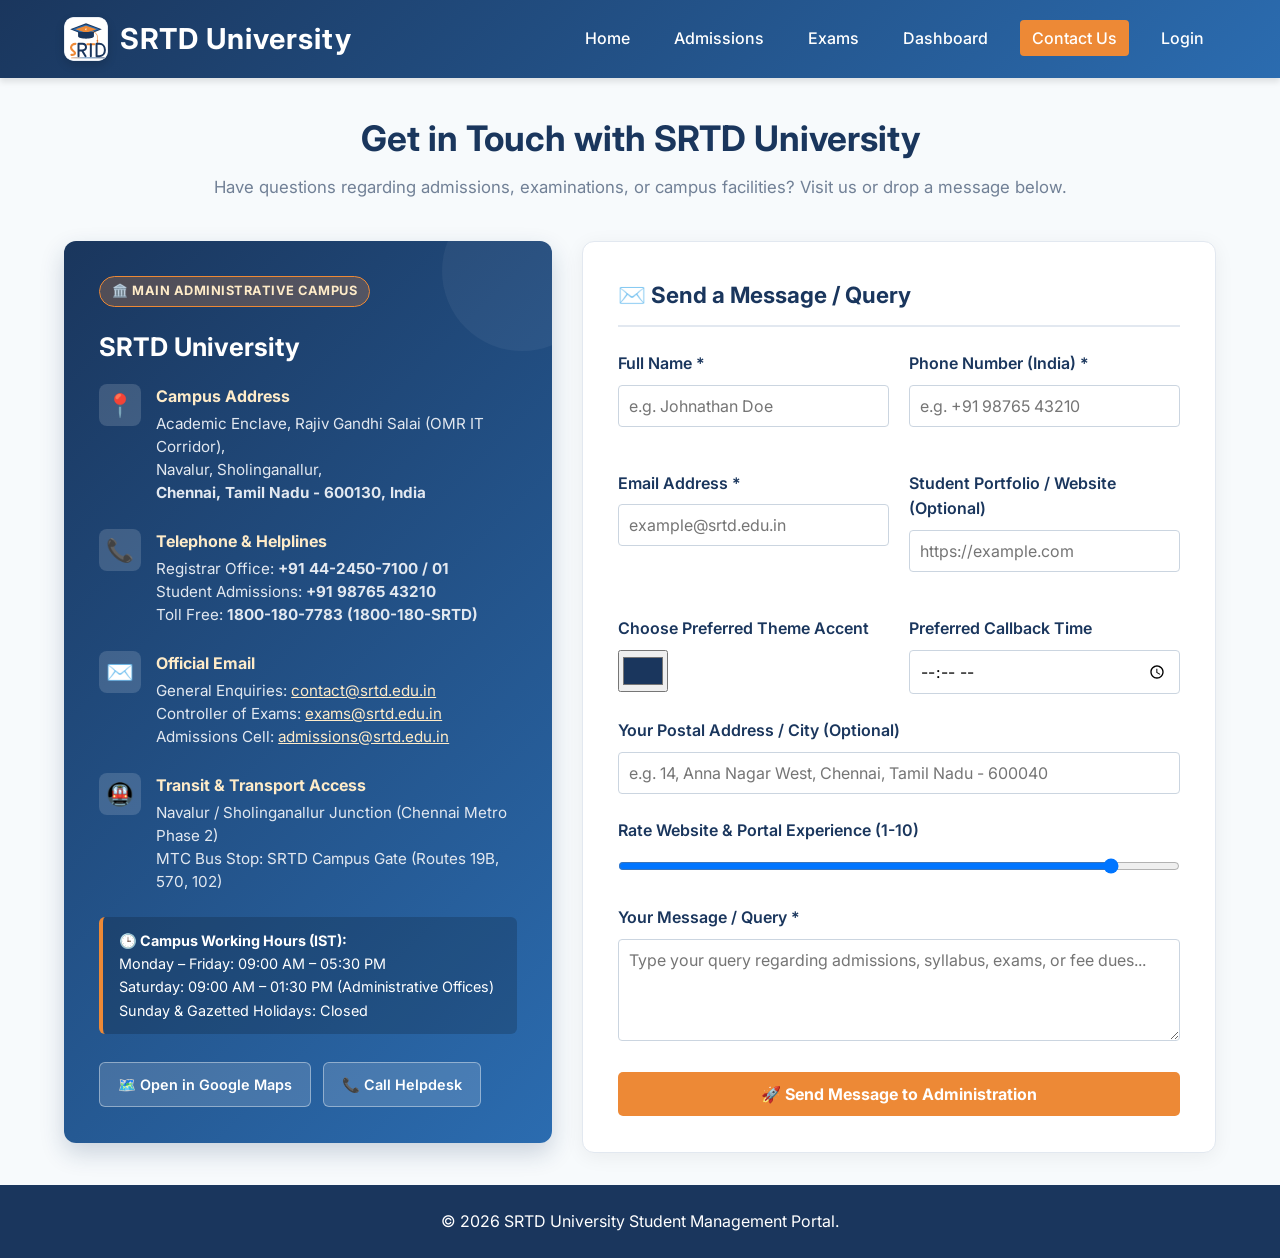
<file: public/contact.html>
<!DOCTYPE html>
<html lang="en">

<head>
    <meta charset="UTF-8">
    <meta name="viewport" content="width=device-width, initial-scale=1.0">
    <title>Contact & Campus Address | SRTD University</title>
    <link rel="stylesheet" href="styles.css">
    <link href="https://fonts.googleapis.com/css2?family=Inter:wght@300;400;500;600;700;800&display=swap" rel="stylesheet">
    <style>
        .contact-page-wrapper {
            max-width: 1200px;
            margin: 0 auto;
        }

        .contact-header-section {
            text-align: center;
            margin-bottom: 2.5rem;
        }

        .contact-header-section h2 {
            font-size: 2.2rem;
            margin-bottom: 0.5rem;
            color: var(--primary-color);
        }

        .contact-header-section p {
            color: #718096;
            font-size: 1.05rem;
        }

        .contact-layout {
            display: grid;
            grid-template-columns: 1fr 1.3fr;
            gap: 30px;
            align-items: start;
        }

        /* Address & Campus Info Card */
        .campus-address-card {
            background: linear-gradient(135deg, #1a365d, #2b6cb0);
            color: var(--white);
            border-radius: 12px;
            padding: 2.2rem;
            box-shadow: 0 10px 25px rgba(26, 54, 93, 0.2);
            position: relative;
            overflow: hidden;
        }

        .campus-address-card::after {
            content: '';
            position: absolute;
            top: -50px;
            right: -50px;
            width: 160px;
            height: 160px;
            background: rgba(255, 255, 255, 0.05);
            border-radius: 50%;
            pointer-events: none;
        }

        .campus-badge {
            display: inline-block;
            background: rgba(237, 137, 54, 0.25);
            border: 1px solid var(--accent-color);
            color: #feebc8;
            font-size: 0.8rem;
            font-weight: 700;
            padding: 4px 12px;
            border-radius: 20px;
            margin-bottom: 1.25rem;
            text-transform: uppercase;
            letter-spacing: 0.5px;
        }

        .campus-address-card h3 {
            color: var(--white);
            font-size: 1.6rem;
            margin-bottom: 1rem;
        }

        .contact-info-block {
            margin-bottom: 1.5rem;
            display: flex;
            gap: 15px;
            align-items: flex-start;
        }

        .info-icon {
            font-size: 1.4rem;
            background: rgba(255, 255, 255, 0.15);
            width: 42px;
            height: 42px;
            border-radius: 8px;
            display: flex;
            align-items: center;
            justify-content: center;
            flex-shrink: 0;
        }

        .info-text h4 {
            color: #feebc8;
            margin: 0 0 4px 0;
            font-size: 1rem;
        }

        .info-text p {
            margin: 0;
            font-size: 0.95rem;
            line-height: 1.5;
            color: #e2e8f0;
        }

        .info-text a {
            color: #feebc8;
            text-decoration: underline;
        }

        .office-hours-box {
            background: rgba(0, 0, 0, 0.18);
            border-left: 4px solid var(--accent-color);
            padding: 12px 16px;
            border-radius: 6px;
            margin-top: 1.5rem;
            font-size: 0.9rem;
            line-height: 1.6;
        }

        .quick-action-btns {
            display: flex;
            gap: 12px;
            margin-top: 1.8rem;
            flex-wrap: wrap;
        }

        .btn-outline-white {
            display: inline-flex;
            align-items: center;
            gap: 8px;
            padding: 10px 18px;
            background: rgba(255, 255, 255, 0.15);
            border: 1px solid rgba(255, 255, 255, 0.4);
            color: var(--white);
            border-radius: 6px;
            text-decoration: none;
            font-weight: 600;
            font-size: 0.9rem;
            transition: all 0.2s;
        }

        .btn-outline-white:hover {
            background: var(--white);
            color: var(--primary-color);
        }

        /* Form Wrapper */
        .form-card {
            background: var(--white);
            border-radius: 12px;
            padding: 2.2rem;
            box-shadow: 0 4px 20px rgba(0, 0, 0, 0.06);
            border: 1px solid var(--gray-200);
        }

        .form-card h3 {
            font-size: 1.4rem;
            margin-bottom: 1.5rem;
            color: var(--primary-color);
            border-bottom: 2px solid var(--gray-200);
            padding-bottom: 0.75rem;
        }

        /* Toast Message */
        .toast-msg {
            position: fixed;
            bottom: 25px;
            right: 25px;
            background: #2d3748;
            color: white;
            padding: 14px 22px;
            border-radius: 8px;
            box-shadow: 0 10px 25px rgba(0,0,0,0.2);
            font-size: 0.95rem;
            display: flex;
            align-items: center;
            gap: 10px;
            z-index: 9999;
            transform: translateY(100px);
            opacity: 0;
            transition: all 0.3s ease;
            border-left: 5px solid #48bb78;
        }

        .toast-msg.show {
            transform: translateY(0);
            opacity: 1;
        }

        @media (max-width: 900px) {
            .contact-layout {
                grid-template-columns: 1fr;
            }
        }
    </style>
</head>

<body>

    <header>
        <div class="nav-container">
            <div class="logo">
                <img src="srtd_logo.svg" alt="SRTD Logo" class="logo-icon">
                <h1>SRTD University</h1>
            </div>
            <nav>
                <ul>
                    <li><a href="index.html">Home</a></li>
                    <li><a href="registration.html">Admissions</a></li>
                    <li><a href="exam_registration.html">Exams</a></li>
                    <li><a href="dashboard.html">Dashboard</a></li>
                    <li><a href="contact.html" class="active">Contact Us</a></li>
                    <li><a href="login.html">Login</a></li>
                </ul>
            </nav>
        </div>
    </header>

    <main>
        <div class="contact-page-wrapper">
            
            <div class="contact-header-section">
                <h2>Get in Touch with SRTD University</h2>
                <p>Have questions regarding admissions, examinations, or campus facilities? Visit us or drop a message below.</p>
            </div>

            <div class="contact-layout">

                <!-- Left Column: Official Campus Address & Contact Info -->
                <aside class="campus-address-card">
                    <span class="campus-badge">🏛️ Main Administrative Campus</span>
                    <h3>SRTD University</h3>
                    
                    <div class="contact-info-block">
                        <div class="info-icon">📍</div>
                        <div class="info-text">
                            <h4>Campus Address</h4>
                            <p>
                                Academic Enclave, Rajiv Gandhi Salai (OMR IT Corridor),<br>
                                Navalur, Sholinganallur,<br>
                                <strong>Chennai, Tamil Nadu - 600130, India</strong>
                            </p>
                        </div>
                    </div>

                    <div class="contact-info-block">
                        <div class="info-icon">📞</div>
                        <div class="info-text">
                            <h4>Telephone & Helplines</h4>
                            <p>
                                Registrar Office: <strong>+91 44-2450-7100 / 01</strong><br>
                                Student Admissions: <strong>+91 98765 43210</strong><br>
                                Toll Free: <strong>1800-180-7783 (1800-180-SRTD)</strong>
                            </p>
                        </div>
                    </div>

                    <div class="contact-info-block">
                        <div class="info-icon">✉️</div>
                        <div class="info-text">
                            <h4>Official Email</h4>
                            <p>
                                General Enquiries: <a href="mailto:contact@srtd.edu.in">contact@srtd.edu.in</a><br>
                                Controller of Exams: <a href="mailto:exams@srtd.edu.in">exams@srtd.edu.in</a><br>
                                Admissions Cell: <a href="mailto:admissions@srtd.edu.in">admissions@srtd.edu.in</a>
                            </p>
                        </div>
                    </div>

                    <div class="contact-info-block">
                        <div class="info-icon">🚇</div>
                        <div class="info-text">
                            <h4>Transit & Transport Access</h4>
                            <p>
                                Navalur / Sholinganallur Junction (Chennai Metro Phase 2)<br>
                                MTC Bus Stop: SRTD Campus Gate (Routes 19B, 570, 102)
                            </p>
                        </div>
                    </div>

                    <div class="office-hours-box">
                        <strong>🕒 Campus Working Hours (IST):</strong><br>
                        Monday – Friday: 09:00 AM – 05:30 PM<br>
                        Saturday: 09:00 AM – 01:30 PM (Administrative Offices)<br>
                        Sunday & Gazetted Holidays: Closed
                    </div>

                    <div class="quick-action-btns">
                        <a href="https://maps.google.com" target="_blank" class="btn-outline-white">
                            🗺️ Open in Google Maps
                        </a>
                        <a href="tel:+919876543210" class="btn-outline-white">
                            📞 Call Helpdesk
                        </a>
                    </div>
                </aside>

                <!-- Right Column: Contact & Feedback Form -->
                <section class="form-card">
                    <h3>✉️ Send a Message / Query</h3>

                    <form id="contactForm" onsubmit="handleContactSubmit(event)">
                        <div class="form-grid">
                            <div class="form-group">
                                <label for="name">Full Name *</label>
                                <input type="text" id="name" name="name" required placeholder="e.g. Johnathan Doe">
                            </div>

                            <!-- Indian Telephone -->
                            <div class="form-group">
                                <label for="phone">Phone Number (India) *</label>
                                <input type="tel" id="phone" name="phone" placeholder="e.g. +91 98765 43210"
                                    pattern="^(\+91[\-\s]?)?[6-9]\d{9}$" required>
                            </div>

                            <div class="form-group">
                                <label for="email">Email Address *</label>
                                <input type="email" id="email" name="email" placeholder="example@srtd.edu.in" required>
                            </div>

                            <!-- Optional Portfolio / Profile -->
                            <div class="form-group">
                                <label for="portfolio">Student Portfolio / Website (Optional)</label>
                                <input type="url" id="portfolio" name="portfolio" placeholder="https://example.com">
                            </div>

                            <div class="form-group">
                                <label for="theme">Choose Preferred Theme Accent</label>
                                <input type="color" id="theme" name="theme" value="#1a365d" style="height: 42px; padding: 2px;">
                            </div>

                            <div class="form-group">
                                <label for="callback">Preferred Callback Time</label>
                                <input type="time" id="callback" name="callback">
                            </div>
                        </div>

                        <!-- Full Postal Address (Optional) -->
                        <div class="form-group">
                            <label for="sender_address">Your Postal Address / City (Optional)</label>
                            <input type="text" id="sender_address" name="sender_address" placeholder="e.g. 14, Anna Nagar West, Chennai, Tamil Nadu - 600040">
                        </div>

                        <div class="form-group">
                            <label for="rating">Rate Website & Portal Experience (1-10)</label>
                            <input type="range" id="rating" name="rating" min="1" max="10" value="9"
                                style="width: 100%; margin-top: 6px;">
                        </div>

                        <div class="form-group">
                            <label for="message">Your Message / Query *</label>
                            <textarea id="message" name="message" rows="4" required
                                placeholder="Type your query regarding admissions, syllabus, exams, or fee dues..."></textarea>
                        </div>

                        <button type="submit" class="btn" style="width: 100%; padding: 12px; font-size: 1rem;">
                            🚀 Send Message to Administration
                        </button>
                    </form>
                </section>

            </div>
        </div>
    </main>

    <!-- Floating Toast Notification -->
    <div id="toastMessage" class="toast-msg">
        <span>✅ Message submitted successfully! Our administrative team will reach out to you.</span>
    </div>

    <footer>
        <p>&copy; 2026 SRTD University Student Management Portal.</p>
    </footer>

    <script>
        function handleContactSubmit(event) {
            event.preventDefault();
            const name = document.getElementById('name').value;
            const toast = document.getElementById('toastMessage');
            toast.querySelector('span').textContent = `✅ Thank you, ${name}! Your message has been sent to SRTD University administration.`;
            toast.classList.add('show');
            document.getElementById('contactForm').reset();
            setTimeout(() => {
                toast.classList.remove('show');
            }, 4000);
        }
    </script>
</body>

</html>
</file>
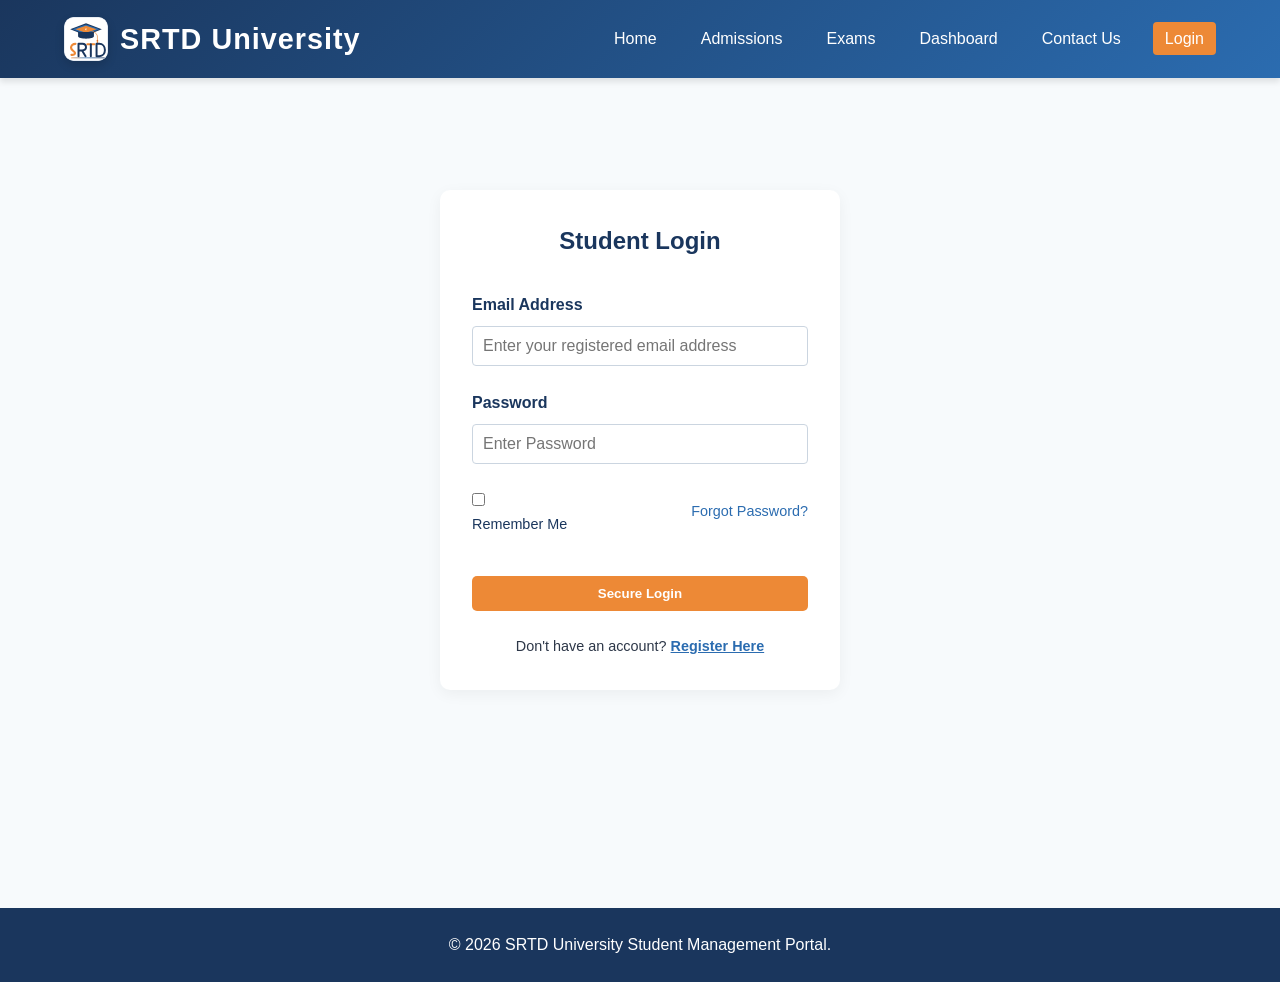
<file: public/login.html>
<!DOCTYPE html>
<html lang="en">
<head>
    <meta charset="UTF-8">
    <meta name="viewport" content="width=device-width, initial-scale=1.0">
    <title>Student Login | University Portal</title>
    <link rel="stylesheet" href="styles.css">
</head>
<body>

    <header>
        <div class="nav-container">
            <div class="logo">
                <img src="srtd_logo.svg" alt="SRTD Logo" class="logo-icon">
                <h1>SRTD University</h1>
            </div>
            <nav>
                <ul>
                    <li><a href="index.html">Home</a></li>
                    <li><a href="registration.html">Admissions</a></li>
                    <li><a href="exam_registration.html">Exams</a></li>
                    <li><a href="dashboard.html">Dashboard</a></li>
                    <li><a href="contact.html">Contact Us</a></li>
                    <li><a href="login.html" class="active">Login</a></li>
                </ul>
            </nav>
        </div>
    </header>

    <main>
        <div class="form-container" style="max-width: 400px; margin-top: 5rem;">
            <h2 style="text-align: center; margin-bottom: 2rem;">Student Login</h2>
            
            <form id="loginForm" action="/api/login" method="POST">
                <div class="form-group">
                    <label for="student_id">Email Address</label>
                    <input type="email" id="student_id" name="student_id" required placeholder="Enter your registered email address">
                </div>

                <div class="form-group">
                    <label for="login_pwd">Password</label>
                    <input type="password" id="login_pwd" name="login_pwd" required maxlength="128" placeholder="Enter Password">
                </div>

                <div class="form-group checkbox-group" style="justify-content: space-between;">
                    <div>
                        <input type="checkbox" id="remember" name="remember">
                        <label for="remember" style="margin:0; font-weight:normal; font-size: 0.9rem;">Remember Me</label>
                    </div>
                    <a href="#" style="font-size: 0.9rem; color: var(--secondary-color); text-decoration: none;">Forgot Password?</a>
                </div>

                <button type="submit" class="btn" style="width: 100%; margin-top: 1rem;">Secure Login</button>
                <p id="formMessage" role="status" aria-live="polite"></p>
                
                <p style="text-align: center; margin-top: 1.5rem; font-size: 0.9rem;">
                    Don't have an account? <a href="registration.html" style="color: var(--secondary-color); font-weight: bold;">Register Here</a>
                </p>
            </form>
        </div>
    </main>

    <footer style="margin-top: 5rem;">
        <p>&copy; 2026 SRTD University Student Management Portal.</p>
    </footer>
    <script src="app.js" defer></script>
</body>
</html>
</file>
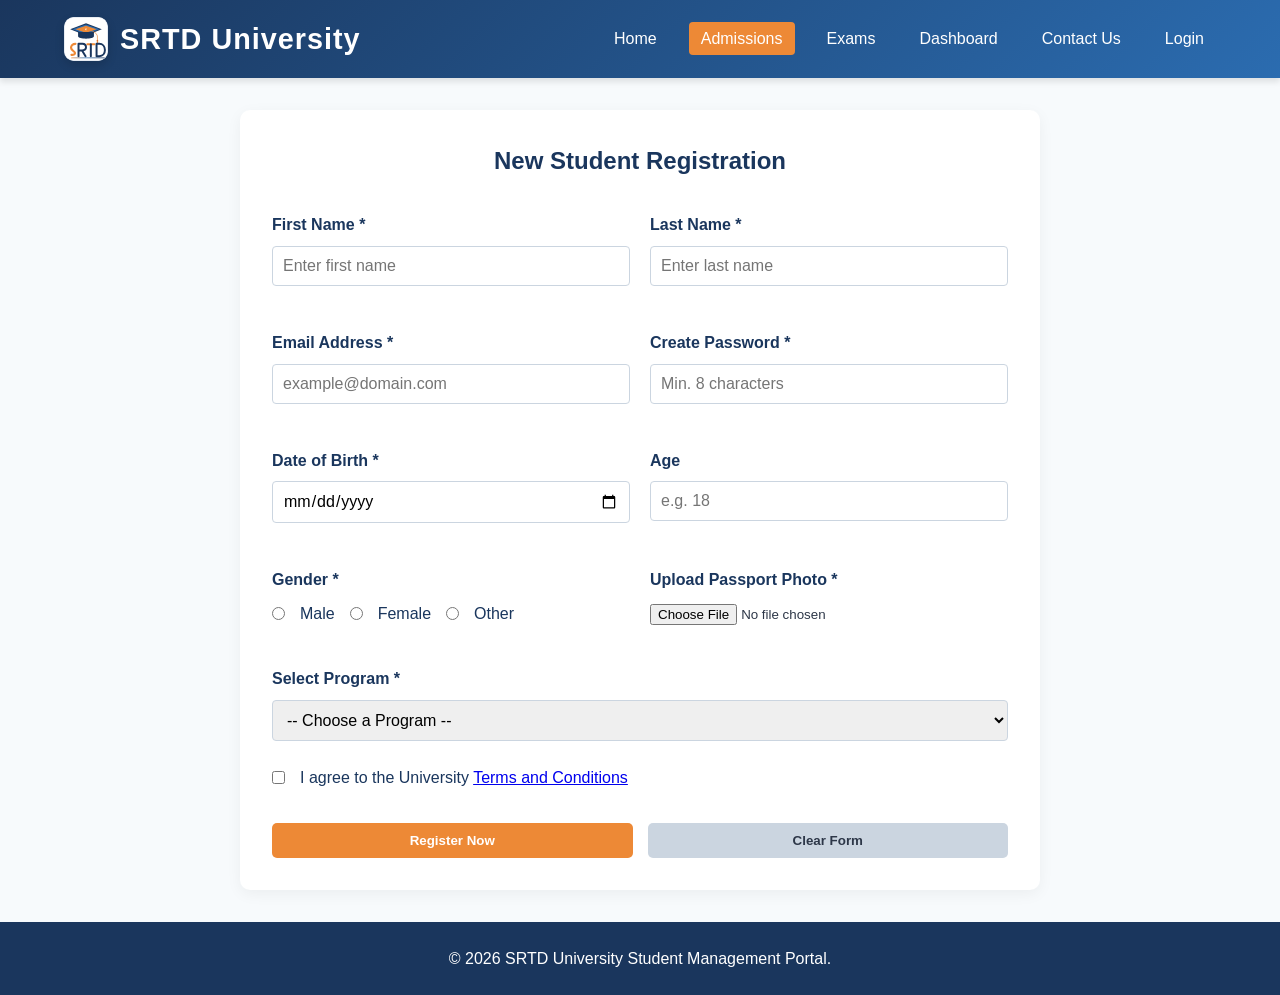
<file: public/registration.html>
<!DOCTYPE html>
<html lang="en">
<head>
    <meta charset="UTF-8">
    <meta name="viewport" content="width=device-width, initial-scale=1.0">
    <title>Student Registration | University Portal</title>
    <link rel="stylesheet" href="styles.css">
</head>
<body>

    <header>
        <div class="nav-container">
            <div class="logo">
                <img src="srtd_logo.svg" alt="SRTD Logo" class="logo-icon">
                <h1>SRTD University</h1>
            </div>
            <nav>
                <ul>
                    <li><a href="index.html">Home</a></li>
                    <li><a href="registration.html" class="active">Admissions</a></li>
                    <li><a href="exam_registration.html">Exams</a></li>
                    <li><a href="dashboard.html">Dashboard</a></li>
                    <li><a href="contact.html">Contact Us</a></li>
                    <li><a href="login.html">Login</a></li>
                </ul>
            </nav>
        </div>
    </header>

    <main>
        <div class="form-container">
            <h2 style="text-align: center; margin-bottom: 2rem;">New Student Registration</h2>
            
            <form id="registrationForm" action="/api/register" method="POST" enctype="multipart/form-data">
                <div class="form-grid">
                    <!-- Input 1: text -->
                    <div class="form-group">
                        <label for="fname">First Name *</label>
                        <input type="text" id="fname" name="fname" placeholder="Enter first name" required maxlength="50">
                    </div>

                    <div class="form-group">
                        <label for="lname">Last Name *</label>
                        <input type="text" id="lname" name="lname" placeholder="Enter last name" required maxlength="50">
                    </div>

                    <!-- Input 2: email -->
                    <div class="form-group">
                        <label for="email">Email Address *</label>
                        <input type="email" id="email" name="email" placeholder="example@domain.com" required pattern="[a-z0-9._%+-]+@[a-z0-9.-]+\.[a-z]{2,}$">
                    </div>

                    <!-- Input 3: password -->
                    <div class="form-group">
                        <label for="pwd">Create Password *</label>
                        <input type="password" id="pwd" name="password" placeholder="Min. 8 characters" required minlength="8" maxlength="128">
                    </div>

                    <!-- Input 4: date -->
                    <div class="form-group">
                        <label for="dob">Date of Birth *</label>
                        <input type="date" id="dob" name="dob" required>
                    </div>

                    <!-- Input 5: number -->
                    <div class="form-group">
                        <label for="age">Age</label>
                        <input type="number" id="age" name="age" min="16" max="100" placeholder="e.g. 18">
                    </div>

                    <!-- Input 6: radio -->
                    <div class="form-group">
                        <label>Gender *</label>
                        <div class="radio-group">
                            <input type="radio" id="male" name="gender" value="male" required>
                            <label for="male" style="margin:0; font-weight:normal;">Male</label>
                            
                            <input type="radio" id="female" name="gender" value="female">
                            <label for="female" style="margin:0; font-weight:normal;">Female</label>
                            
                            <input type="radio" id="other" name="gender" value="other">
                            <label for="other" style="margin:0; font-weight:normal;">Other</label>
                        </div>
                    </div>

                    <!-- Input 7: file -->
                    <div class="form-group">
                        <label for="photo">Upload Passport Photo *</label>
                        <input type="file" id="photo" name="photo" accept="image/jpeg,image/png,image/webp" required>
                    </div>
                </div>

                <div class="form-group" style="margin-top: 1rem;">
                    <label for="course">Select Program *</label>
                    <select id="course" name="course" required>
                        <option value="">-- Choose a Program --</option>
                        <option value="btech">B.Tech Computer Science</option>
                        <option value="bba">Bachelor of Business Admin</option>
                        <option value="bsc">B.Sc. Mathematics</option>
                        <option value="mca">Master of Computer Applications</option>
                    </select>
                </div>

                <!-- Input 8: checkbox -->
                <div class="form-group checkbox-group" style="margin-top: 1.5rem;">
                    <input type="checkbox" id="terms" name="terms" required>
                    <label for="terms" style="margin:0; font-weight:normal;">I agree to the University <a href="#">Terms and Conditions</a></label>
                </div>

                <div style="display: flex; gap: 15px; margin-top: 2rem;">
                    <!-- Input 9 & 10: submit and reset -->
                    <input type="submit" value="Register Now" class="btn" style="flex: 1;">
                    <input type="reset" value="Clear Form" class="btn" style="flex: 1; background-color: var(--gray-400); color: var(--text-color);">
                </div>
                <p id="formMessage" role="status" aria-live="polite"></p>
            </form>
        </div>
    </main>

    <footer>
        <p>&copy; 2026 SRTD University Student Management Portal.</p>
    </footer>
    <script src="app.js" defer></script>
</body>
</html>
</file>
<file: public/styles.css>
/* CSS Variables */
:root {
  --primary-color: #1a365d;
  --secondary-color: #2b6cb0;
  --accent-color: #ed8936;
  --bg-color: #f7fafc;
  --text-color: #2d3748;
  --white: #ffffff;
  --gray-200: #e2e8f0;
  --gray-400: #cbd5e0;
}

/* Universal Selector */
* {
  margin: 0;
  padding: 0;
  box-sizing: border-box;
  font-family: 'Inter', 'Segoe UI', Tahoma, Geneva, Verdana, sans-serif;
}

/* Element Selector */
body {
  background-color: var(--bg-color);
  color: var(--text-color);
  line-height: 1.6;
}

/* Grouping Selector */
h1, h2, h3, h4 {
  color: var(--primary-color);
  margin-bottom: 15px;
}

/* Navigation Layout using Flexbox */
header {
  background: linear-gradient(135deg, var(--primary-color), var(--secondary-color));
  color: var(--white);
  padding: 1rem 5%;
  position: sticky;
  top: 0;
  z-index: 1000;
  box-shadow: 0 4px 6px rgba(0,0,0,0.1);
}

.nav-container {
  display: flex;
  justify-content: space-between;
  align-items: center;
}

.logo {
  display: flex;
  align-items: center;
  gap: 12px;
  text-decoration: none;
}

.logo-icon {
  width: 44px;
  height: 44px;
  border-radius: 10px;
  box-shadow: 0 4px 10px rgba(0, 0, 0, 0.15);
  transition: transform 0.3s ease;
  flex-shrink: 0;
}

.logo:hover .logo-icon {
  transform: scale(1.08) rotate(-3deg);
}

.logo h1 {
  color: var(--white);
  margin: 0;
  font-size: 1.8rem;
  letter-spacing: 1px;
}

nav ul {
  list-style: none;
  display: flex;
  gap: 20px;
}

nav ul li a {
  color: var(--white);
  text-decoration: none;
  font-weight: 500;
  padding: 8px 12px;
  border-radius: 4px;
  transition: all 0.3s ease;
}

/* Pseudo-class Selector */
nav ul li a:hover, nav ul li a.active {
  background-color: var(--accent-color);
  color: var(--white);
}

/* Main Content Layout */
main {
  padding: 2rem 5%;
  min-height: calc(100vh - 150px);
}

/* Hero Section with Grid Layout */
.hero {
  display: grid;
  grid-template-columns: 1fr 1fr;
  gap: 40px;
  align-items: center;
  margin-bottom: 3rem;
  background-color: var(--white);
  padding: 3rem;
  border-radius: 12px;
  box-shadow: 0 4px 15px rgba(0,0,0,0.05);
}

.hero-content h2 {
  font-size: 2.5rem;
  margin-bottom: 1rem;
}

.hero-content p {
  font-size: 1.1rem;
  margin-bottom: 2rem;
  color: #4a5568;
}

.btn {
  display: inline-block;
  padding: 10px 25px;
  background-color: var(--accent-color);
  color: var(--white);
  text-decoration: none;
  border-radius: 5px;
  font-weight: bold;
  border: none;
  cursor: pointer;
  transition: background 0.3s;
}

.btn:hover {
  background-color: #dd6b20;
}

/* Features Section */
.features {
  display: flex;
  justify-content: space-between;
  gap: 20px;
  margin-bottom: 3rem;
}

.feature-card {
  background: var(--white);
  padding: 2rem;
  border-radius: 8px;
  flex: 1;
  text-align: center;
  box-shadow: 0 2px 10px rgba(0,0,0,0.05);
  transition: transform 0.3s ease;
  border-bottom: 4px solid var(--secondary-color);
}

.feature-card:hover {
  transform: translateY(-5px);
}

/* Form Styles */
.form-container {
  background-color: var(--white);
  max-width: 800px;
  margin: 0 auto;
  padding: 2rem;
  border-radius: 10px;
  box-shadow: 0 4px 15px rgba(0,0,0,0.05);
}

.form-group {
  margin-bottom: 1.5rem;
}

.form-group label {
  display: block;
  margin-bottom: 0.5rem;
  font-weight: 600;
  color: var(--primary-color);
}

/* Form Controls */
input[type="text"],
input[type="password"],
input[type="email"],
input[type="number"],
input[type="tel"],
input[type="url"],
input[type="date"],
input[type="time"],
input[type="month"],
select,
textarea {
  width: 100%;
  padding: 10px;
  border: 1px solid var(--gray-400);
  border-radius: 4px;
  font-size: 1rem;
  transition: border-color 0.3s;
}

input:focus, select:focus, textarea:focus {
  outline: none;
  border-color: var(--secondary-color);
  box-shadow: 0 0 0 2px rgba(43, 108, 176, 0.2);
}

.radio-group, .checkbox-group {
  display: flex;
  gap: 15px;
  align-items: center;
}

/* Grid Layout for Forms */
.form-grid {
  display: grid;
  grid-template-columns: 1fr 1fr;
  gap: 20px;
}

/* Footer */
footer {
  background-color: var(--primary-color);
  color: var(--white);
  text-align: center;
  padding: 1.5rem;
  margin-top: auto;
}

/* Media Queries for Responsive Web Design */
@media (max-width: 768px) {
  .nav-container {
    flex-direction: column;
    gap: 15px;
  }
  
  .hero {
    grid-template-columns: 1fr;
    text-align: center;
  }
  
  .features {
    flex-direction: column;
  }
  
  .form-grid {
    grid-template-columns: 1fr;
  }
}
</file>
